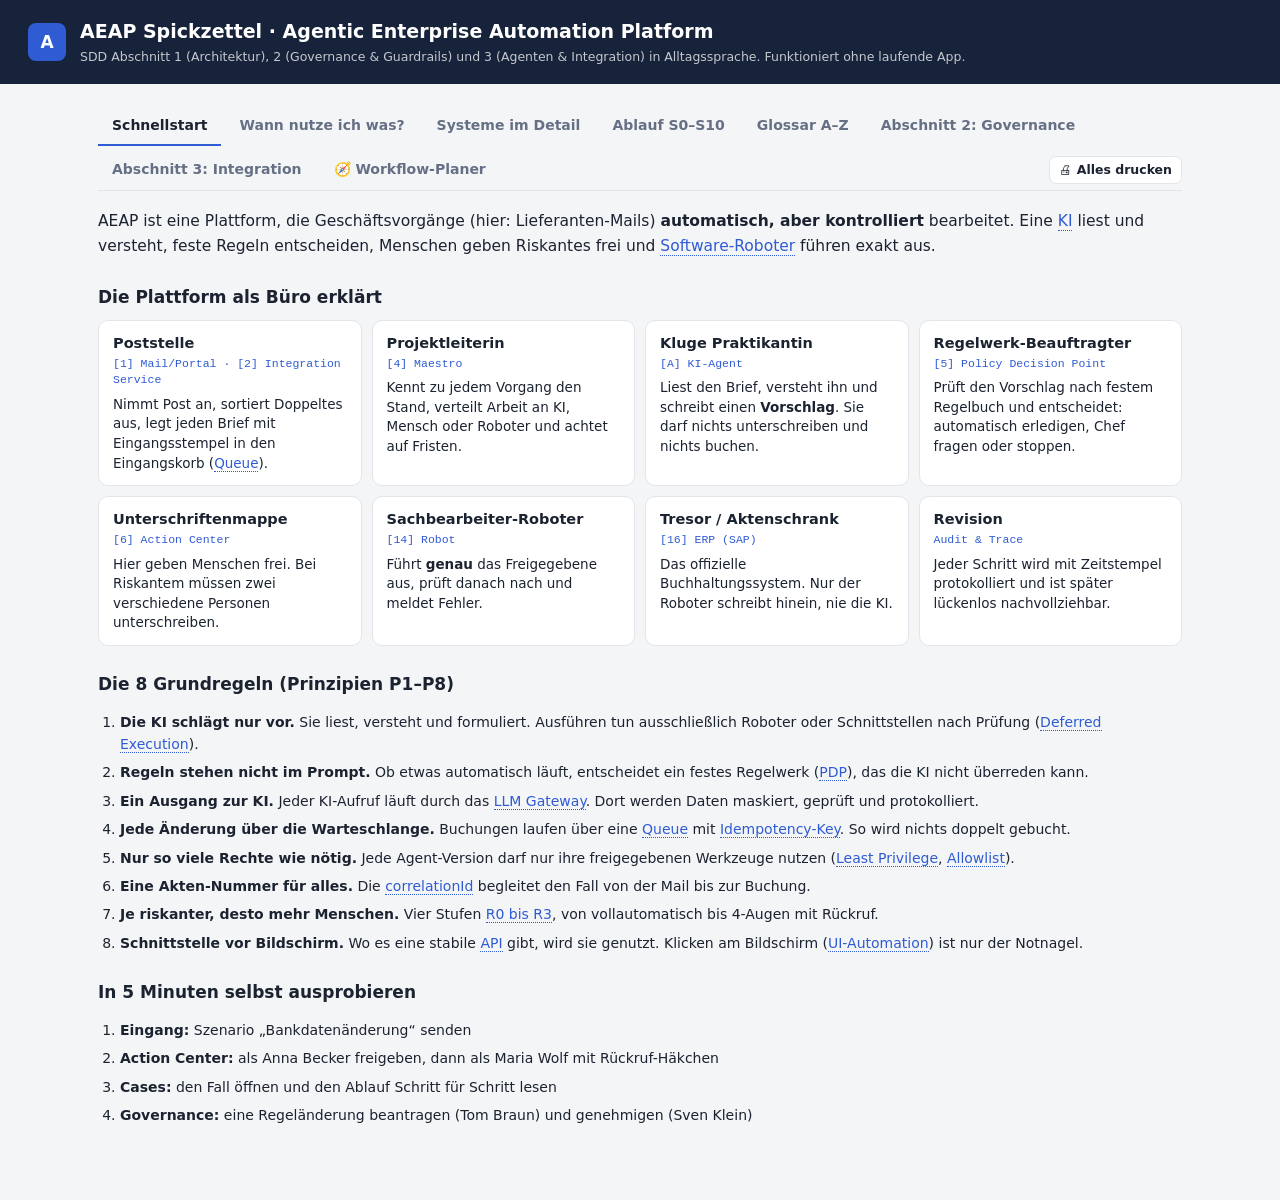
<file: Spickzettel.html>
<!doctype html>
<html lang="de">
<head>
  <meta charset="utf-8">
  <meta name="viewport" content="width=device-width, initial-scale=1">
  <title>AEAP Spickzettel</title>
  <link rel="icon" href="data:image/svg+xml,<svg xmlns='http://www.w3.org/2000/svg' viewBox='0 0 32 32'><rect width='32' height='32' rx='7' fill='%23233a5e'/><path d='M8 23 16 8l8 15M11 18h10' stroke='%23fff' stroke-width='3' fill='none' stroke-linecap='round' stroke-linejoin='round'/></svg>">
  <link rel="stylesheet" href="web/styles.css">
  <style>
    body { display: block; }
    .standalone-head { background: var(--side); color: #fff; padding: 18px 28px; display: flex; gap: 14px; align-items: center; }
    .standalone-head .logo { width: 38px; height: 38px; border-radius: 8px; background: #2f5bd3; display: grid; place-items: center; font-weight: 700; }
    .standalone-head h1 { margin: 0; font-size: 19px; }
    .standalone-head p { margin: 2px 0 0; font-size: 12.5px; opacity: .75; }
    #view { margin: 0 auto; max-width: 1140px; }
  </style>
</head>
<body>
  <header class="standalone-head">
    <div class="logo">A</div>
    <div>
      <h1>AEAP Spickzettel · Agentic Enterprise Automation Platform</h1>
      <p>SDD Abschnitt 1 (Architektur), 2 (Governance &amp; Guardrails) und 3 (Agenten &amp; Integration) in Alltagssprache. Funktioniert ohne laufende App.</p>
    </div>
  </header>
  <main id="view"></main>
  <script>window.AEAP_KB_STANDALONE = true;</script>
  <script src="web/knowledge.js"></script>
  <script src="web/blueprint.js"></script>
  <script>
    function show() {
      const [tab, anchor] = location.hash.replace(/^#\/?/, "").split("/");
      window.renderKnowledge(document.getElementById("view"), {
        tab: tab || "start", anchor: anchor || null,
        hrefFor: (t, a) => "#" + t + (a ? "/" + a : ""),
      });
    }
    window.addEventListener("hashchange", show);
    show();
  </script>
</body>
</html>
</file>
<file: web/styles.css>
:root {
  --bg: #f4f5f7;
  --panel: #ffffff;
  --panel-2: #f8f9fb;
  --line: #e2e5ea;
  --line-2: #eef0f3;
  --text: #1b2230;
  --muted: #667085;
  --accent: #2f5bd3;
  --accent-soft: #e8eefc;
  --side: #17233a;
  --side-text: #c4cddd;
  --side-active: #26385c;
  --ok: #18794e;
  --ok-soft: #e3f4ea;
  --warn: #a15c00;
  --warn-soft: #fff1d6;
  --bad: #c0362c;
  --bad-soft: #fde8e6;
  --info: #3c5a99;
  --info-soft: #e8eefb;
  --neutral-soft: #eef0f3;
  --r0: #5b6b82; --r1: #1f7a6d; --r2: #b26a00; --r3: #c0362c;
  --mono: ui-monospace, "Cascadia Mono", Consolas, "SFMono-Regular", Menlo, monospace;
  --shadow: 0 1px 2px rgba(16, 24, 40, .05), 0 1px 3px rgba(16, 24, 40, .06);
  color-scheme: light;
}
@media (prefers-color-scheme: dark) {
  :root {
    --bg: #0f141c; --panel: #161d28; --panel-2: #1b2330; --line: #2a3443; --line-2: #222b38;
    --text: #e5e9f0; --muted: #94a0b4; --accent: #7aa2ff; --accent-soft: #1e2b47;
    --side: #0b1018; --side-text: #a9b4c7; --side-active: #1c2738;
    --ok: #4cc38a; --ok-soft: #13301f; --warn: #f0b14a; --warn-soft: #3a2a0c;
    --bad: #ff7b6e; --bad-soft: #3d1715; --info: #8fb0ff; --info-soft: #1b2744; --neutral-soft: #222b38;
    --r0: #94a0b4; --r1: #4cc3b0; --r2: #f0b14a; --r3: #ff7b6e;
    --shadow: none;
    color-scheme: dark;
  }
}

* { box-sizing: border-box; }
html, body { margin: 0; min-height: 100%; }
body {
  font: 14px/1.45 system-ui, "Segoe UI", Roboto, sans-serif;
  background: var(--bg); color: var(--text);
  display: flex;
}
a { color: var(--accent); text-decoration: none; }
a:hover { text-decoration: underline; }
code, .mono { font-family: var(--mono); font-size: 12.5px; }

/* ---------- Sidebar ---------- */
.sidebar {
  width: 236px; flex: none; background: var(--side); color: var(--side-text);
  display: flex; flex-direction: column; position: sticky; top: 0; height: 100vh;
}
.brand { display: flex; gap: 10px; align-items: center; padding: 18px 16px 14px; }
.logo {
  width: 34px; height: 34px; border-radius: 8px; background: #2f5bd3; color: #fff;
  display: grid; place-items: center; font-weight: 700; font-size: 17px;
}
.brand-title { color: #fff; font-weight: 700; letter-spacing: .04em; }
.brand-sub { font-size: 11px; opacity: .75; }
#nav { display: flex; flex-direction: column; padding: 6px 8px; gap: 2px; }
#nav a {
  color: var(--side-text); padding: 8px 10px; border-radius: 6px; display: flex; align-items: center; gap: 8px;
  text-decoration: none;
}
#nav a small { opacity: .5; font-size: 10.5px; margin-left: auto; font-family: var(--mono); }
#nav a:hover { background: var(--side-active); color: #fff; }
#nav a.active { background: var(--side-active); color: #fff; box-shadow: inset 3px 0 0 #7aa2ff; }
.nav-ic { width: 18px; text-align: center; opacity: .8; }
.badge:empty { display: none; }
.badge {
  background: #e5484d; color: #fff; border-radius: 10px; font-size: 11px; padding: 0 6px; margin-left: 6px; font-weight: 600;
}
#nav a .badge + small, #nav a small + .badge { margin-left: 6px; }
.sidebar-foot { margin-top: auto; padding: 14px 16px; font-size: 11.5px; opacity: .6; line-height: 1.5; }

/* ---------- Main ---------- */
.main { flex: 1; min-width: 0; display: flex; flex-direction: column; }
.topbar {
  display: flex; align-items: center; justify-content: space-between; gap: 16px;
  padding: 14px 28px; border-bottom: 1px solid var(--line); background: var(--panel);
  position: sticky; top: 0; z-index: 5;
}
.topbar h1 { font-size: 18px; margin: 0; font-weight: 650; }
.topbar-right { display: flex; gap: 12px; align-items: center; }
.user-pick { font-size: 12.5px; color: var(--muted); display: flex; gap: 8px; align-items: center; }
#view { padding: 22px 28px 60px; max-width: 1500px; width: 100%; min-width: 0; }

/* ---------- Building blocks ---------- */
.grid { display: grid; gap: 16px; }
.g2 { grid-template-columns: repeat(2, minmax(0, 1fr)); }
.g3 { grid-template-columns: repeat(3, minmax(0, 1fr)); }
.g4 { grid-template-columns: repeat(4, minmax(0, 1fr)); }
.g-side { grid-template-columns: minmax(0, 1.6fr) minmax(0, 1fr); }
@media (max-width: 1100px) { .g2, .g3, .g4, .g-side { grid-template-columns: 1fr; } }

.card {
  background: var(--panel); border: 1px solid var(--line); border-radius: 10px; box-shadow: var(--shadow);
  min-width: 0;
}
.card-h {
  padding: 12px 16px; border-bottom: 1px solid var(--line-2); display: flex; align-items: center; gap: 10px;
}
.card-h h2, .card-h h3 { margin: 0; font-size: 14px; font-weight: 650; }
.card-h .sub { color: var(--muted); font-size: 12px; }
.card-h .right { margin-left: auto; display: flex; gap: 8px; align-items: center; }
.card-b { padding: 14px 16px; }
.card-b.flush { padding: 0; }
.section-title { font-size: 12px; text-transform: uppercase; letter-spacing: .06em; color: var(--muted); margin: 18px 0 8px; font-weight: 600; }

.kpi { padding: 14px 16px; }
.kpi .label { color: var(--muted); font-size: 12px; }
.kpi .value { font-size: 26px; font-weight: 650; margin-top: 2px; font-variant-numeric: tabular-nums; }
.kpi .hint { color: var(--muted); font-size: 11.5px; }

.btn {
  border: 1px solid var(--line); background: var(--panel); color: var(--text); border-radius: 7px;
  padding: 7px 12px; font: inherit; font-weight: 550; cursor: pointer; white-space: nowrap;
}
.btn:hover { border-color: var(--accent); }
.btn.primary { background: var(--accent); border-color: var(--accent); color: #fff; }
.btn.primary:hover { filter: brightness(1.08); }
.btn.danger { color: var(--bad); border-color: color-mix(in srgb, var(--bad) 40%, var(--line)); }
.btn.danger.solid { background: var(--bad); color: #fff; border-color: var(--bad); }
.btn.ok.solid { background: var(--ok); color: #fff; border-color: var(--ok); }
.btn.ghost { background: transparent; }
.btn.sm { padding: 4px 9px; font-size: 12.5px; }
.btn:disabled { opacity: .5; cursor: not-allowed; }

input, select, textarea {
  font: inherit; color: var(--text); background: var(--panel); border: 1px solid var(--line); border-radius: 6px;
  padding: 6px 9px; min-width: 0;
}
textarea { width: 100%; resize: vertical; font-family: var(--mono); font-size: 12.5px; }
input:focus, select:focus, textarea:focus { outline: 2px solid var(--accent-soft); border-color: var(--accent); }
label.field { display: flex; flex-direction: column; gap: 4px; font-size: 12px; color: var(--muted); }
label.field input, label.field select { color: var(--text); font-size: 14px; }
.form-grid { display: grid; grid-template-columns: repeat(auto-fill, minmax(180px, 1fr)); gap: 12px; }
.row { display: flex; gap: 10px; align-items: center; flex-wrap: wrap; }
.spacer { flex: 1; }
.muted { color: var(--muted); }
.small { font-size: 12px; }

/* ---------- Tables ---------- */
table { width: 100%; border-collapse: collapse; }
table.fixed { table-layout: fixed; }
table.fixed td { overflow-wrap: anywhere; }
th, td { text-align: left; padding: 8px 12px; border-bottom: 1px solid var(--line-2); vertical-align: top; }
th { font-size: 11.5px; text-transform: uppercase; letter-spacing: .04em; color: var(--muted); font-weight: 600; background: var(--panel-2); position: sticky; top: 0; }
tr.click { cursor: pointer; }
tr.click:hover td { background: var(--panel-2); }
td.num { text-align: right; font-variant-numeric: tabular-nums; }
.table-wrap { overflow: auto; max-height: 560px; }

/* ---------- Pills ---------- */
.pill {
  display: inline-flex; align-items: center; gap: 4px; padding: 1px 8px; border-radius: 999px;
  font-size: 11.5px; font-weight: 600; background: var(--neutral-soft); color: var(--muted); white-space: nowrap;
}
.pill.ok { background: var(--ok-soft); color: var(--ok); }
.pill.warn { background: var(--warn-soft); color: var(--warn); }
.pill.bad { background: var(--bad-soft); color: var(--bad); }
.pill.info { background: var(--info-soft); color: var(--info); }
.tier { font-family: var(--mono); font-weight: 700; padding: 1px 7px; border-radius: 5px; color: #fff; font-size: 11.5px; }
.tier.R0 { background: var(--r0); } .tier.R1 { background: var(--r1); } .tier.R2 { background: var(--r2); } .tier.R3 { background: var(--r3); }
@media (prefers-color-scheme: dark) { .tier { color: #0f141c; } }

/* ---------- Architecture map ---------- */
.arch { display: flex; flex-direction: column; gap: 6px; }
.layer { display: grid; grid-template-columns: 150px repeat(3, minmax(0, 1fr)); gap: 6px; align-items: stretch; }
.layer-name { font-size: 11px; font-weight: 700; color: var(--muted); padding: 8px 4px; line-height: 1.25; }
.layer-name span { display: block; font-weight: 500; font-size: 10.5px; }
.comp {
  border: 1px solid var(--line); border-radius: 7px; padding: 7px 10px; background: var(--panel-2);
  display: flex; justify-content: space-between; gap: 6px; align-items: baseline; font-size: 12.5px;
}
.comp b { font-weight: 600; }
.comp .cnt { font-family: var(--mono); font-size: 12px; color: var(--accent); font-weight: 700; }
.layer.prob .comp { border-style: dashed; }
.layer.gov .comp { background: var(--accent-soft); }
.arch-arrow { text-align: center; color: var(--muted); font-size: 11px; margin-left: 150px; }

/* ---------- Bars ---------- */
.bars { display: flex; flex-direction: column; gap: 6px; }
.bar-row { display: grid; grid-template-columns: 150px 1fr 40px; gap: 10px; align-items: center; font-size: 12.5px; }
.bar-track { height: 10px; background: var(--line-2); border-radius: 6px; overflow: hidden; }
.bar-fill { height: 100%; background: var(--accent); border-radius: 6px; }

/* ---------- Lifecycle ---------- */
.lifecycle { display: flex; flex-wrap: wrap; gap: 4px; align-items: center; }
.lc-step {
  font-family: var(--mono); font-size: 11px; padding: 3px 7px; border-radius: 5px; border: 1px solid var(--line);
  color: var(--muted); background: var(--panel);
}
.lc-step.done { background: var(--ok-soft); color: var(--ok); border-color: transparent; }
.lc-step.current { background: var(--accent); color: #fff; border-color: var(--accent); }
.lc-step.bad.current { background: var(--bad); border-color: var(--bad); }
.lc-step.warn.current { background: var(--warn); border-color: var(--warn); }
.lc-sep { color: var(--muted); font-size: 11px; }

/* ---------- Timeline ---------- */
.timeline { list-style: none; margin: 0; padding: 0; }
.timeline li { display: grid; grid-template-columns: 70px 34px 160px minmax(0, 1fr); gap: 10px; padding: 6px 16px; border-bottom: 1px solid var(--line-2); font-size: 12.5px; }
.timeline li:hover { background: var(--panel-2); }
.timeline .ts { font-family: var(--mono); color: var(--muted); font-size: 11.5px; }
.timeline .stage { font-family: var(--mono); font-weight: 700; font-size: 11.5px; color: var(--accent); }
.timeline .comp-name { color: var(--muted); font-size: 12px; }
.timeline .msg { min-width: 0; overflow-wrap: anywhere; }
.timeline li.k-retry .msg, .timeline li.k-heal .msg, .timeline li.k-schema_error .msg { color: var(--warn); }
.timeline li.k-tamper .msg, .timeline li.k-error .msg { color: var(--bad); font-weight: 600; }
.timeline li.k-state .msg { font-weight: 550; }
.timeline details { margin-top: 4px; }
.timeline summary { cursor: pointer; color: var(--muted); font-size: 11.5px; }

pre.json {
  margin: 0; padding: 12px 14px; background: var(--panel-2); border-radius: 0 0 10px 10px; overflow: auto; max-height: 520px;
  font-family: var(--mono); font-size: 12px; line-height: 1.5;
}
.j-key { color: #7c3aed; } .j-str { color: #0f766e; } .j-num { color: #b45309; } .j-bool { color: #2f5bd3; }
@media (prefers-color-scheme: dark) { .j-key { color: #c4a5ff; } .j-str { color: #6ee7c8; } .j-num { color: #fbbf72; } .j-bool { color: #8fb0ff; } }

/* ---------- Scenario cards ---------- */
.scenario { padding: 14px 16px; display: flex; flex-direction: column; gap: 8px; }
.scenario h3 { margin: 0; font-size: 14px; }
.scenario .expect { font-size: 12px; color: var(--muted); }
.scenario .row { margin-top: auto; }

/* ---------- Tasks ---------- */
.task-list .task { padding: 12px 16px; border-bottom: 1px solid var(--line-2); cursor: pointer; display: flex; flex-direction: column; gap: 4px; }
.task-list .task:hover { background: var(--panel-2); }
.task-list .task.sel { background: var(--accent-soft); }
.kv { display: grid; grid-template-columns: minmax(120px, max-content) 1fr; gap: 6px 12px; font-size: 13px; }
.kv dt { color: var(--muted); }
.kv dd { margin: 0; overflow-wrap: anywhere; }
.evidence { grid-template-columns: repeat(auto-fit, minmax(320px, 1fr)); }
.callout { border-radius: 8px; padding: 10px 12px; font-size: 13px; border: 1px solid transparent; }
.callout.bad { background: var(--bad-soft); color: var(--bad); }
.callout.warn { background: var(--warn-soft); color: var(--warn); }
.callout.info { background: var(--info-soft); color: var(--info); }
.callout.ok { background: var(--ok-soft); color: var(--ok); }
.hash { font-family: var(--mono); font-size: 11.5px; word-break: break-all; background: var(--panel-2); padding: 6px 8px; border-radius: 6px; border: 1px dashed var(--line); }
.conf-low { color: var(--bad); font-weight: 650; }
.conf-ok { color: var(--ok); }

.empty { padding: 30px; text-align: center; color: var(--muted); }
.tabs { display: flex; gap: 2px; border-bottom: 1px solid var(--line); margin-bottom: 14px; flex-wrap: wrap; }
.tabs button { background: none; border: none; padding: 8px 14px; font: inherit; color: var(--muted); cursor: pointer; border-bottom: 2px solid transparent; }
.tabs button.active { color: var(--text); border-bottom-color: var(--accent); font-weight: 600; }

/* ---------- Toasts ---------- */
#toast-host { position: fixed; right: 20px; bottom: 20px; display: flex; flex-direction: column; gap: 8px; z-index: 50; }
.toast {
  background: var(--panel); border: 1px solid var(--line); border-left: 4px solid var(--accent); border-radius: 8px; padding: 10px 14px;
  box-shadow: 0 6px 20px rgba(0,0,0,.15); max-width: 420px; font-size: 13px; animation: slide .2s ease-out;
}
.toast.bad { border-left-color: var(--bad); } .toast.ok { border-left-color: var(--ok); } .toast.warn { border-left-color: var(--warn); }
@keyframes slide { from { transform: translateY(8px); opacity: 0; } to { transform: none; opacity: 1; } }

.slider-row { display: grid; grid-template-columns: 1fr 160px 48px; gap: 10px; align-items: center; font-size: 13px; padding: 6px 0; }
.slider-row input[type=range] { width: 100%; }
.toggle-row { display: flex; gap: 10px; align-items: center; padding: 6px 0; font-size: 13px; }
.allow-grid { display: grid; grid-template-columns: repeat(auto-fill, minmax(260px, 1fr)); gap: 6px 14px; }
.allow-grid label { display: flex; gap: 8px; align-items: center; font-size: 13px; }

@media (max-width: 760px) {
  body { flex-direction: column; }
  .sidebar { width: 100%; height: auto; position: static; }
  #nav { flex-direction: row; overflow-x: auto; }
  #nav a small, .sidebar-foot { display: none; }
  #view, .topbar { padding-left: 16px; padding-right: 16px; }
  .layer { grid-template-columns: 1fr; }
  .arch-arrow { margin-left: 0; }
  .timeline li { grid-template-columns: 1fr; gap: 2px; }
  .kv { grid-template-columns: 1fr; }
}

/* ---------- Abschnitt 2: Notbremse, Rollen ---------- */
#ks-banner { background: var(--bad); color: #fff; padding: 9px 28px; font-size: 13.5px; }
#ks-banner a { color: #fff; text-decoration: underline; margin-left: 8px; }
.ks-row { display: flex; gap: 12px; align-items: center; justify-content: space-between; border: 1px solid var(--line); border-radius: 8px; padding: 10px 12px; }
.ks-row.on { border-color: var(--bad); background: var(--bad-soft); }
.raci { display: inline-grid; place-items: center; width: 24px; height: 22px; border-radius: 5px; font-weight: 700; font-size: 12px; font-family: var(--mono); background: var(--neutral-soft); color: var(--muted); }
.raci-A { background: var(--accent); color: #fff; }
.raci-R { background: var(--info-soft); color: var(--info); }
.raci-C { background: var(--warn-soft); color: var(--warn); }
.row-hl td { background: var(--accent-soft); }
.col-hl { background: var(--accent-soft); }
details.cr > summary { list-style: none; }
details.cr > summary::-webkit-details-marker { display: none; }
details.cr > summary::before { content: "▸"; color: var(--muted); margin-right: 2px; }
details.cr[open] > summary::before { content: "▾"; }
#nav a.nav-kb { margin-top: 10px; border: 1px solid rgba(122, 162, 255, .35); }

/* ---------- Seitenhilfe ---------- */
#help { padding: 16px 28px 0; max-width: 1500px; }
#help:empty { display: none; }
.kb-help { background: var(--accent-soft); border: 1px solid color-mix(in srgb, var(--accent) 25%, transparent); border-radius: 10px; font-size: 13.5px; }
.kb-help summary { cursor: pointer; padding: 9px 14px; font-weight: 600; color: var(--accent); }
.kb-help-body { padding: 0 14px 12px; display: grid; gap: 6px; }
#help + #view { padding-top: 14px; }

/* ---------- Spickzettel ---------- */
.kb { max-width: 1100px; }
.kb-tabs { display: flex; flex-wrap: wrap; gap: 4px; border-bottom: 1px solid var(--line); margin-bottom: 18px; align-items: flex-end; }
.kb-tabs a { padding: 9px 14px; color: var(--muted); border-bottom: 2px solid transparent; text-decoration: none; font-weight: 550; }
.kb-tabs a.active { color: var(--text); border-bottom-color: var(--accent); }
.kb-tabs a:hover { color: var(--text); }
.kb-print { margin-left: auto; margin-bottom: 6px; }
.kb-lead { font-size: 15.5px; line-height: 1.6; }
.kb-h { font-size: 17px; margin: 26px 0 10px; font-weight: 650; }
.kb-sec { scroll-margin-top: 80px; }
.kb-sec + .kb-sec { border-top: 1px solid var(--line-2); margin-top: 22px; }
.kb-term { border-bottom: 1px dotted var(--accent); text-decoration: none; }
.kb-term:hover { text-decoration: none; background: var(--accent-soft); }
.kb-analogy, .kb-roles { display: grid; grid-template-columns: repeat(auto-fill, minmax(240px, 1fr)); gap: 10px; }
.kb-card { background: var(--panel); border: 1px solid var(--line); border-radius: 10px; padding: 12px 14px; font-size: 13.5px; }
.kb-card ul { margin: 6px 0; padding-left: 18px; }
.kb-card-who { font-weight: 700; font-size: 14.5px; }
.kb-card-sys { font-family: var(--mono); font-size: 11.5px; color: var(--accent); margin: 2px 0 6px; }
.kb-never { margin-top: 6px; font-size: 12.5px; color: var(--bad); }
.kb-rules { padding-left: 22px; line-height: 1.6; }
.kb-rules li { margin-bottom: 6px; }
.kb-toc { display: flex; flex-wrap: wrap; gap: 6px; margin-bottom: 8px; }
.kb-toc a { font-size: 12.5px; padding: 4px 10px; border: 1px solid var(--line); border-radius: 999px; background: var(--panel); color: var(--text); text-decoration: none; }
.kb-toc a:hover { border-color: var(--accent); }
.kb-table-wrap { overflow-x: auto; background: var(--panel); border: 1px solid var(--line); border-radius: 10px; }
.kb-table th { white-space: nowrap; }
.kb-table td { font-size: 13.5px; }
.kb-note, .kb-tldr { margin-top: 10px; padding: 10px 14px; border-radius: 8px; background: var(--warn-soft); font-size: 13.5px; }
.kb-tldr { background: var(--accent-soft); margin: 0 0 12px; font-size: 14.5px; }
.kb-tag { display: inline-block; font-size: 11px; font-weight: 600; padding: 1px 7px; border-radius: 999px; background: var(--neutral-soft); color: var(--muted); vertical-align: middle; }
.kb-tag.prob { background: var(--warn-soft); color: var(--warn); }
.kb-comp-head { display: flex; flex-wrap: wrap; gap: 8px; align-items: center; margin-top: 20px; }
.kb-comp-id { font-family: var(--mono); font-weight: 700; color: #fff; background: var(--accent); border-radius: 6px; padding: 2px 8px; font-size: 13px; }
.kb-open { margin-left: auto; font-size: 13px; }
.kb-comp-grid { display: grid; grid-template-columns: repeat(2, minmax(0, 1fr)); gap: 10px 20px; font-size: 13.5px; }
.kb-comp-grid ul { margin: 2px 0; padding-left: 18px; }
.kb-label { font-size: 11px; text-transform: uppercase; letter-spacing: .06em; color: var(--muted); font-weight: 650; margin-bottom: 2px; }
.kb-chips { margin-top: 10px; font-size: 12.5px; color: var(--muted); display: flex; flex-wrap: wrap; gap: 6px; align-items: center; }
.kb-chips .kb-term { background: var(--panel); border: 1px solid var(--line); border-radius: 999px; padding: 1px 9px; }
.kb-flow { list-style: none; padding: 0; margin: 14px 0; display: grid; gap: 8px; }
.kb-flow li { display: grid; grid-template-columns: 54px 1fr; gap: 12px; background: var(--panel); border: 1px solid var(--line); border-radius: 10px; padding: 10px 14px; font-size: 13.5px; }
.kb-flow-s { font-family: var(--mono); font-weight: 700; font-size: 16px; color: var(--accent); }
.kb-flow-t { font-weight: 650; margin-bottom: 2px; }
.kb-flow-err { margin-top: 4px; font-size: 12.5px; color: var(--warn); }
.kb-steps { padding-left: 22px; line-height: 1.6; }
.kb-steps li { margin-bottom: 4px; }
.kb-gloss-tools { display: flex; gap: 10px; align-items: center; flex-wrap: wrap; position: sticky; top: 64px; background: var(--bg); padding: 8px 0; z-index: 2; }
.kb-gloss-tools input { width: 280px; font-size: 14px; }
.kb-muted { color: var(--muted); font-size: 12.5px; }
.kb-letters { display: flex; flex-wrap: wrap; gap: 4px; margin: 6px 0 10px; }
.kb-letters a { font-family: var(--mono); font-weight: 700; width: 26px; text-align: center; padding: 2px 0; border-radius: 5px; background: var(--panel); border: 1px solid var(--line); text-decoration: none; }
.kb-letter { font-size: 22px; font-weight: 700; color: var(--accent); margin: 16px 0 4px; scroll-margin-top: 120px; }
.kb-gloss { margin: 0; }
.kb-entry { background: var(--panel); border: 1px solid var(--line); border-radius: 10px; padding: 10px 14px; margin-bottom: 8px; scroll-margin-top: 130px; }
.kb-entry.hl { border-color: var(--accent); box-shadow: 0 0 0 3px var(--accent-soft); }
.kb-entry dt { font-weight: 700; font-size: 14.5px; }
.kb-entry dd { margin: 4px 0 0; font-size: 13.5px; line-height: 1.55; }
.kb-example { margin-top: 4px; color: var(--muted); font-style: italic; }
.kb-see { margin-top: 4px; font-size: 12.5px; }
.kb-part-title { font-size: 22px; margin: 0 0 10px; padding-bottom: 6px; border-bottom: 2px solid var(--accent); }
@media (max-width: 760px) { .kb-comp-grid { grid-template-columns: 1fr; } #help { padding: 12px 16px 0; } #ks-banner { padding: 9px 16px; } }

/* ---------- Druck ---------- */
@media print {
  :root { --bg: #fff; --panel: #fff; --text: #000; }
  body { display: block; background: #fff; }
  .sidebar, .topbar, #help, #ks-banner, #toast-host, .kb-tabs, .kb-toc, .kb-gloss-tools, .kb-letters, .kb-open, .standalone-head { display: none !important; }
  #view { padding: 0; max-width: none; }
  .kb-print-part { page-break-before: always; }
  .kb-print-part:first-child { page-break-before: auto; }
  .kb-card, .kb-entry, .kb-flow li, .kb-comp, tr { break-inside: avoid; }
  .kb-table-wrap { overflow: visible; border: 1px solid #999; }
  a { color: #000; }
}

/* ---------- Workflow-Planer ---------- */
#nav a.nav-kb2 { margin-top: 4px; }
.kb-tag.human { background: var(--ok-soft); color: var(--ok); }
.pl-input { margin: 14px 0; display: grid; gap: 8px; }
.pl-input textarea { font-family: inherit; font-size: 14.5px; padding: 10px 12px; }
.pl-form { background: var(--panel); border: 1px solid var(--line); border-radius: 10px; padding: 10px 14px; }
.pl-form summary { cursor: pointer; font-weight: 600; }
.pl-head { display: flex; gap: 16px; justify-content: space-between; align-items: flex-end; flex-wrap: wrap; margin-top: 22px; padding: 14px 16px; background: var(--panel); border: 1px solid var(--line); border-radius: 10px; }
.pl-actions { min-width: 260px; }
.pl-progress { height: 8px; background: var(--line-2); border-radius: 6px; overflow: hidden; margin-top: 4px; }
.pl-progress div { height: 100%; background: var(--ok); }
.pl-steps { list-style: none; counter-reset: s; padding: 0; display: grid; grid-template-columns: repeat(auto-fill, minmax(210px, 1fr)); gap: 8px; }
.pl-steps li { counter-increment: s; background: var(--panel); border: 1px solid var(--line); border-left: 4px solid var(--accent); border-radius: 8px; padding: 8px 10px; font-size: 13.5px; }
.pl-steps li::before { content: counter(s) ". "; font-weight: 700; color: var(--muted); }
.pl-steps li.k-prob { border-left-color: var(--warn); }
.pl-steps li.k-human { border-left-color: var(--ok); }
.pl-sec { margin-bottom: 10px; }
.pl-sec > summary { cursor: pointer; padding: 6px 0; font-size: 14.5px; }
.pl-table td { vertical-align: top; }
.pl-done td { opacity: .55; }
.pl-done td:first-child { opacity: 1; }
@media print {
  .pl-input, .pl-form, .pl-actions .row, .pl-table input { display: none !important; }
  .pl-sec { break-inside: auto; }
}

/* ---------- KI-Assistent ---------- */
.pl-ai { margin-top: 22px; padding-top: 6px; border-top: 1px solid var(--line); }
.pl-thread { display: grid; gap: 10px; margin-bottom: 10px; }
.pl-msg { border: 1px solid var(--line); border-radius: 10px; padding: 10px 14px; background: var(--panel); font-size: 14px; line-height: 1.55; }
.pl-msg.user { background: var(--accent-soft); border-color: transparent; margin-left: 10%; }
.pl-msg.bot { margin-right: 4%; }
.pl-msg.err { border-color: var(--bad); color: var(--bad); }
.pl-msg-who { font-size: 12px; font-weight: 700; color: var(--muted); margin-bottom: 4px; }
.pl-md p { margin: 6px 0; }
.pl-md ul, .pl-md ol { margin: 6px 0; padding-left: 22px; }
.pl-md li { margin: 2px 0; }
.pl-md-h { margin: 12px 0 4px; font-size: 15px; }
.pl-md .kb-table-wrap { margin: 8px 0; }
@media print { .pl-ai textarea, .pl-ai .row { display: none !important; } }
.pl-ai textarea, .pl-input textarea { font-family: inherit; font-size: 14px; }
</file>
